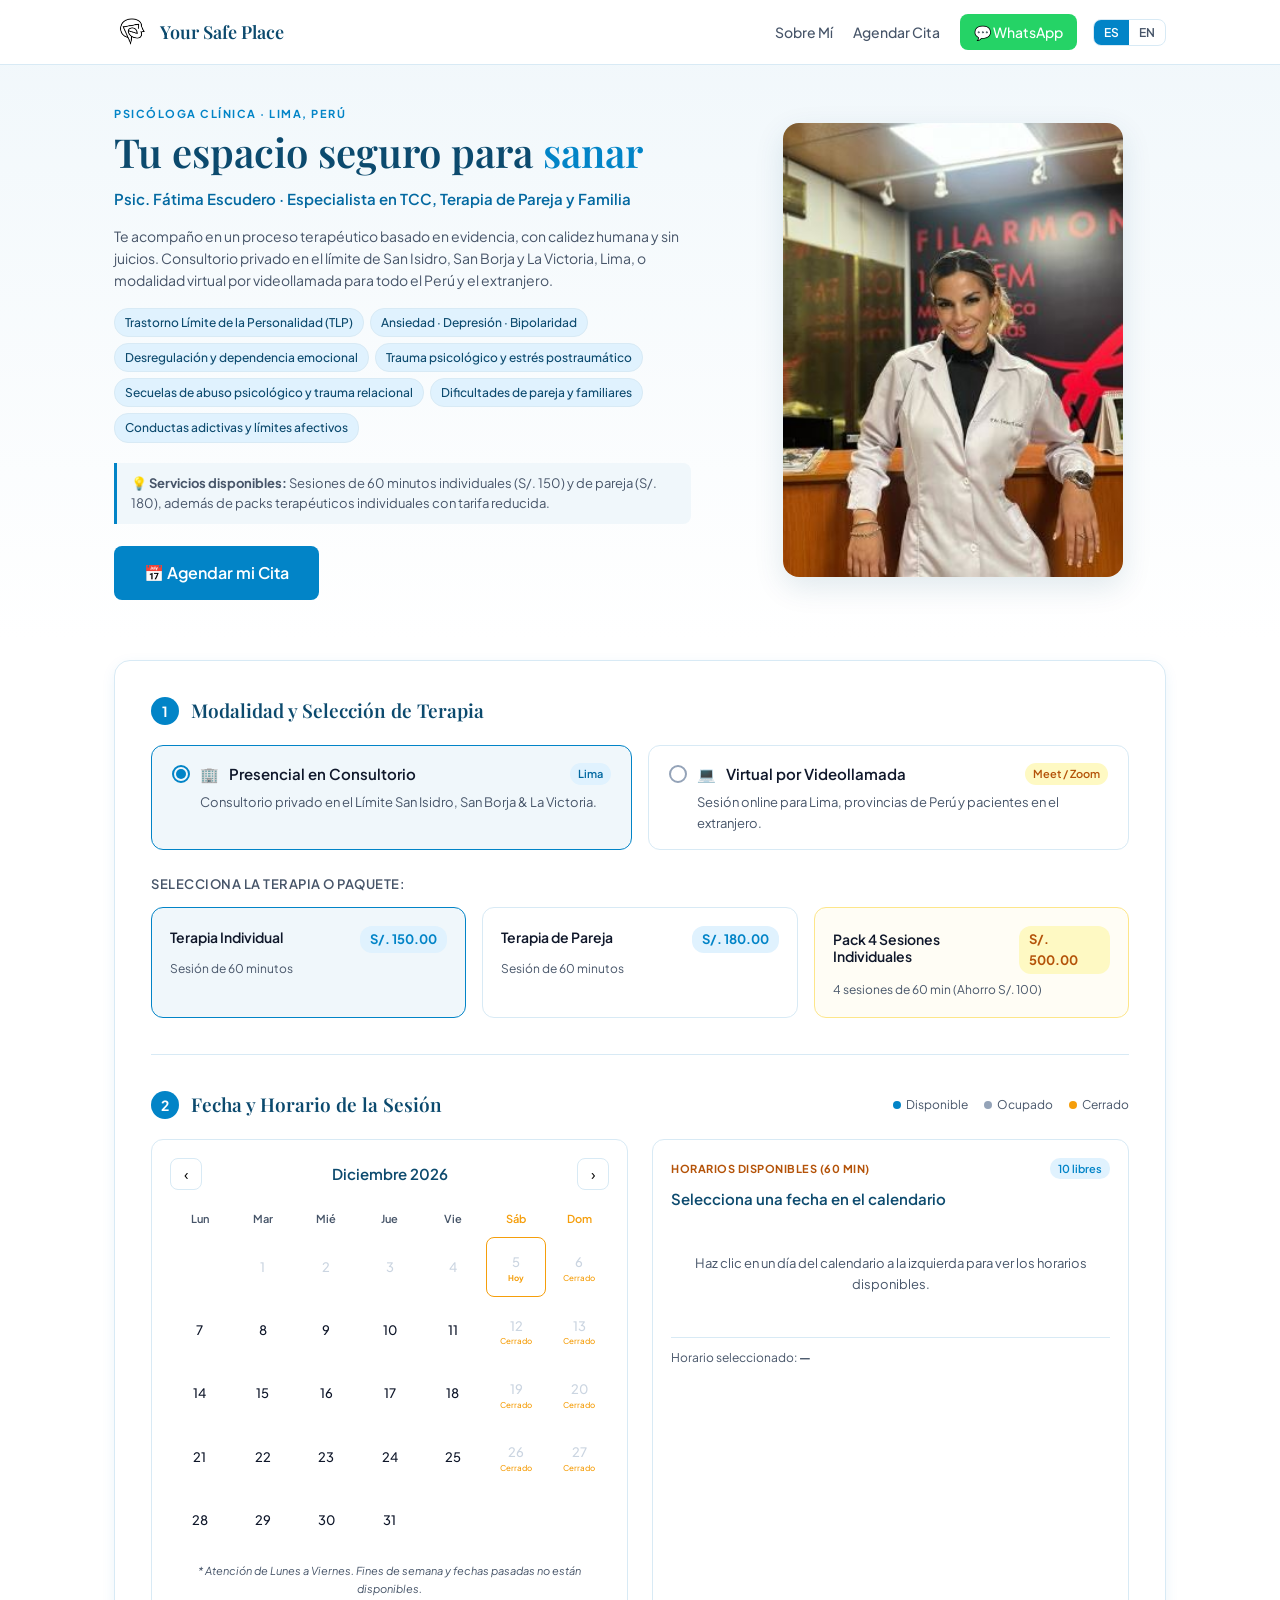
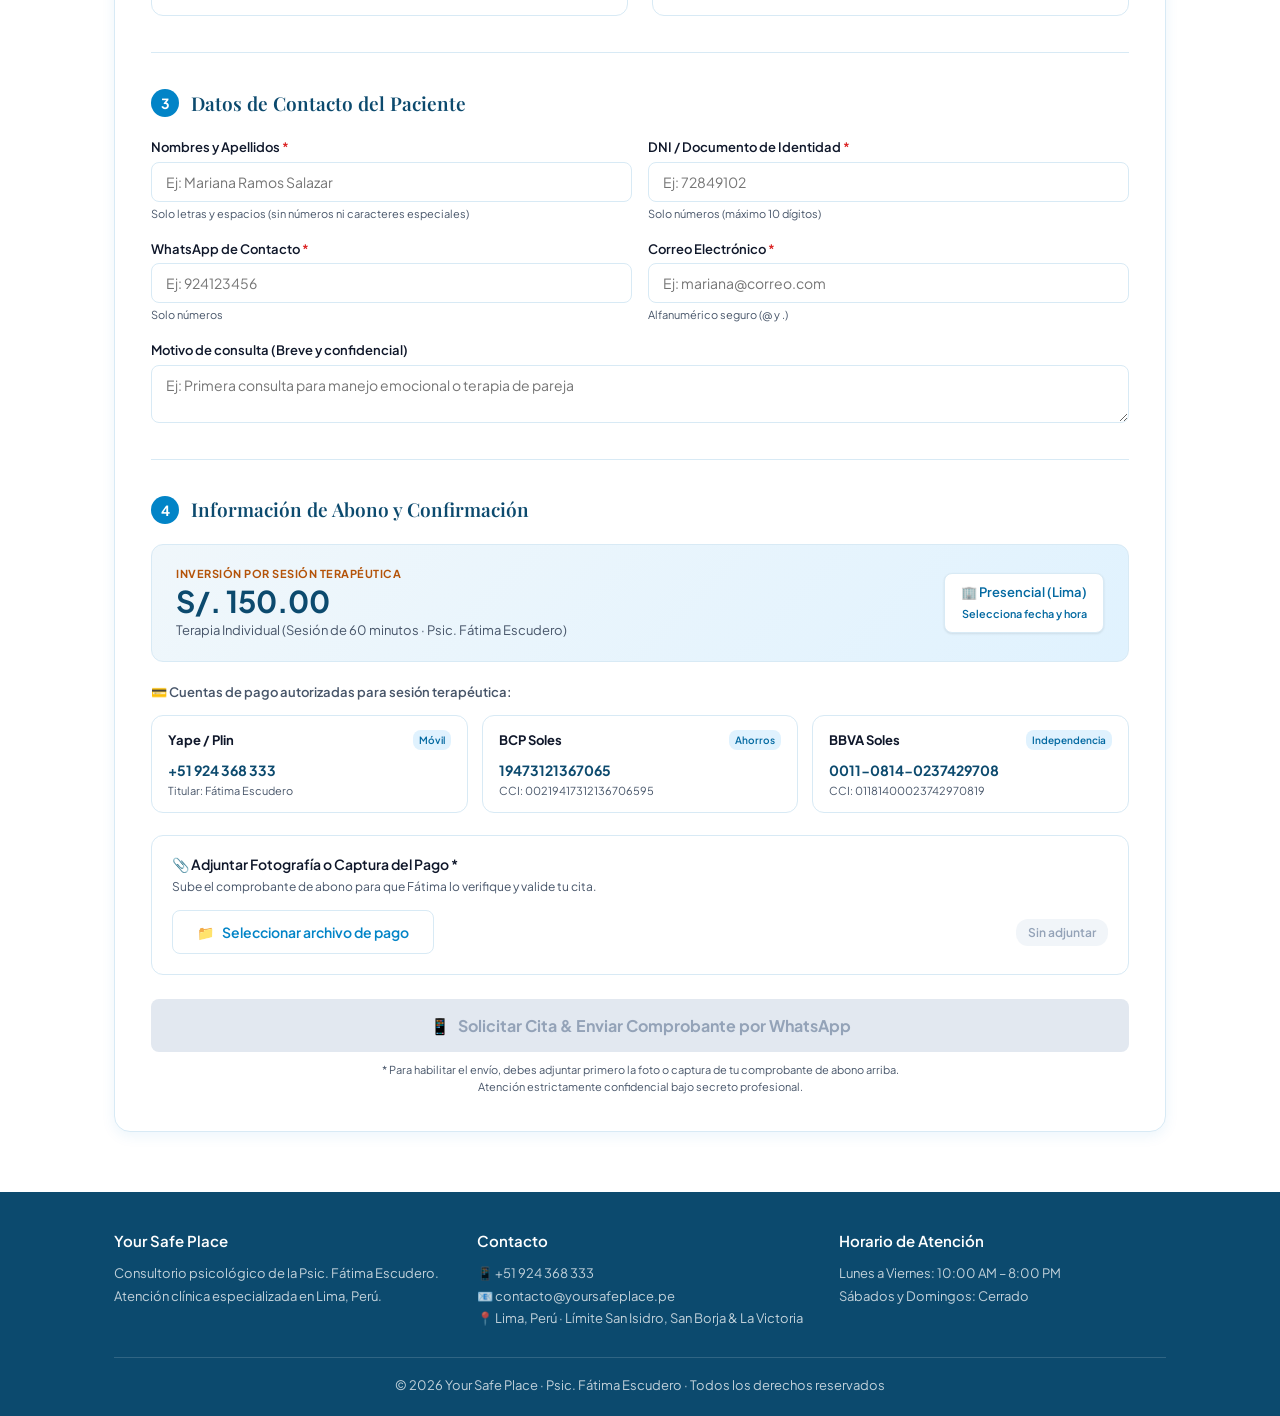
<file: index.html>
<!DOCTYPE html>
<html lang="es">

<head>
  <meta charset="UTF-8">
  <meta name="viewport" content="width=device-width, initial-scale=1.0">
  <meta name="description"
    content="Your Safe Place — Consultorio psicológico de la Psic. Fátima Escudero en Lima, Perú. Terapia individual, pareja y paquetes clínicos presenciales y virtuales.">
  <meta name="robots" content="index, follow">
  <title>Your Safe Place · Psic. Fátima Escudero — Agendamiento Clínico</title>
  <link rel="icon" href="assets/logo-fatima.jpg" type="image/jpeg">
  <link rel="stylesheet" href="styles.css">
</head>

<body>

  <!-- NAV -->
  <nav class="nav" id="mainNav">
    <div class="nav-inner">
      <a href="#" class="nav-brand">
        <img src="assets/logo-fatima.jpg" alt="Your Safe Place">
        <span>Your Safe Place</span>
      </a>
      <div class="nav-links" id="navLinks">
        <a href="#presentacion" data-i18n="nav_about">Sobre Mí</a>
        <a href="#agendamiento" data-i18n="nav_booking">Agendar Cita</a>
        <a href="https://wa.me/51924368333" target="_blank" rel="noopener" class="nav-wa">💬 WhatsApp</a>
      </div>
      <div class="nav-actions">
        <div class="lang-toggle">
          <button class="active" data-lang="es">ES</button>
          <button data-lang="en">EN</button>
        </div>
        <button class="nav-hamburger" id="navHamburger"
          aria-label="Menú"><span></span><span></span><span></span></button>
      </div>
    </div>
  </nav>

  <!-- 1. PRESENTACIÓN CLÍNICA UNIFICADA -->
  <section class="presentation" id="presentacion">
    <div class="wrap">
      <div class="presentation-grid">
        <div class="presentation-text" id="presText">
          <p class="section-label" data-i18n="hero_label">Psicóloga Clínica · Lima, Perú</p>
          <h1><span data-i18n="hero_title">Tu espacio seguro para </span><span class="highlight"
              data-i18n="hero_highlight">sanar</span></h1>
          <p class="presentation-subtitle" data-i18n="pres_subtitle">Psic. Fátima Escudero · Especialista en TCC,
            Terapia de Pareja y Familia</p>
          <p class="presentation-bio" data-i18n="pres_bio">Te acompaño en un proceso terapéutico basado en evidencia,
            con calidez humana y sin juicios. Consultorio privado en el límite de San Isidro, San Borja y La Victoria,
            Lima, o modalidad virtual por videollamada para todo el Perú y el extranjero.</p>

          <div class="presentation-areas" id="presAreas">
            <!-- Badges populated by JS -->
          </div>

          <div class="presentation-services-summary" data-i18n="pres_services_summary">
            💡 <strong>Servicios disponibles:</strong> Sesiones de 60 minutos individuales (S/. 150) y de pareja (S/.
            180), además de packs terapéuticos individuales con tarifa reducida.
          </div>

          <a href="#agendamiento" class="btn btn-primary btn-lg" data-i18n="hero_cta">📅 Agendar mi Cita</a>
        </div>

        <div class="presentation-photo">
          <div class="photo-accent"></div>
          <img src="assets/foto-fatima-1.jpg" alt="Psicóloga Fátima Escudero" id="presImg">
        </div>
      </div>
    </div>
  </section>

  <!-- 2. AGENDAMIENTO UNIFICADO EN UNA SOLA VISTA -->
  <section class="booking-section" id="agendamiento">
    <div class="wrap">
      <div class="booking-main-card">

        <!-- ================= PASO 1 ================= -->
        <div class="step-header">
          <span class="step-badge">1</span>
          <h2 class="step-title" data-i18n="s1_header_title">Modalidad y Selección de Terapia</h2>
        </div>

        <!-- Modalidad Radio Cards -->
        <div class="modality-grid">
          <div class="card-option selected" id="modPresencial" data-modality="presencial">
            <div class="radio-top">
              <span class="radio-label">
                <span class="radio-circle"></span>
                🏢 <span data-i18n="s1_presencial_title">Presencial en Consultorio</span>
              </span>
              <span class="pill-badge" data-i18n="s1_presencial_badge">Lima</span>
            </div>
            <p class="card-desc" data-i18n="s1_presencial_desc">Consultorio privado en el Límite San Isidro, San Borja
              &amp; La Victoria.</p>
          </div>

          <div class="card-option" id="modVirtual" data-modality="virtual">
            <div class="radio-top">
              <span class="radio-label">
                <span class="radio-circle"></span>
                💻 <span data-i18n="s1_virtual_title">Virtual por Videollamada</span>
              </span>
              <span class="pill-badge warm" data-i18n="s1_virtual_badge">Meet / Zoom</span>
            </div>
            <p class="card-desc" data-i18n="s1_virtual_desc">Sesión online para Lima, provincias de Perú y pacientes en
              el extranjero.</p>
          </div>
        </div>

        <!-- Terapias Radio Cards -->
        <div class="therapy-subheading" data-i18n="s1_therapy_subheading">Selecciona la Terapia o Paquete:</div>
        <div class="therapy-grid" id="therapyGrid">
          <!-- Populated dynamically (2 or 3 cards based on ES/EN) -->
        </div>

        <div class="step-divider"></div>

        <!-- ================= PASO 2 ================= -->
        <div class="step-header">
          <span class="step-badge">2</span>
          <h2 class="step-title" data-i18n="s2_header_title">Fecha y Horario de la Sesión</h2>
          <div class="legend-row">
            <span class="legend-item"><span class="legend-dot disponible"></span> <span
                data-i18n="leg_disp">Disponible</span></span>
            <span class="legend-item"><span class="legend-dot ocupado"></span> <span
                data-i18n="leg_ocup">Ocupado</span></span>
            <span class="legend-item"><span class="legend-dot cerrado"></span> <span
                data-i18n="leg_cerr">Cerrado</span></span>
          </div>
        </div>

        <!-- Pack 4 Tabs (Visible only if Pack 4 is selected) -->
        <div class="pack-tabs-container hidden" id="packTabsContainer">
          <div class="pack-tabs" id="packTabs"></div>
        </div>

        <div class="calendar-row">
          <!-- Calendar -->
          <div class="cal-box">
            <div class="cal-header">
              <button id="calPrev" type="button" aria-label="Mes anterior">‹</button>
              <h3 id="calMonthYear">Noviembre 2026</h3>
              <button id="calNext" type="button" aria-label="Mes siguiente">›</button>
            </div>
            <div class="cal-grid" id="calGrid"></div>
            <p class="cal-note" data-i18n="cal_note">* Atención de Lunes a Viernes. Fines de semana y fechas pasadas no
              están disponibles.</p>
          </div>

          <!-- Time Slots -->
          <div class="slots-box">
            <div class="slots-header">
              <span class="slots-label" data-i18n="slots_lbl">HORARIOS DISPONIBLES (60 MIN)</span>
              <span class="slots-free-badge" id="slotsFreeBadge">10 libres</span>
            </div>
            <div class="slots-date-title" id="slotsDateTitle">Selecciona una fecha en el calendario</div>
            <div class="slots-scroll" id="slotsList">
              <div style="text-align:center;color:var(--muted);padding:30px 10px;font-size:13px;"
                data-i18n="slots_placeholder">
                Haz clic en un día del calendario a la izquierda para ver los horarios disponibles.
              </div>
            </div>
            <div class="slots-selected-summary" id="slotsSelectedSummary">
              Horario seleccionado: <strong id="selectedSlotText">—</strong>
            </div>
          </div>
        </div>

        <div class="step-divider"></div>

        <!-- ================= PASO 3 ================= -->
        <div class="step-header">
          <span class="step-badge">3</span>
          <h2 class="step-title" data-i18n="s3_header_title">Datos de Contacto del Paciente</h2>
        </div>

        <form id="bookingForm" novalidate onsubmit="return false;">
          <div class="patient-form-grid">
            <div class="form-field">
              <label for="pName"><span data-i18n="fld_name">Nombres y Apellidos</span> <span
                  class="req">*</span></label>
              <input type="text" id="pName" placeholder="Ej: Mariana Ramos Salazar" autocomplete="name" required>
              <span class="field-hint" data-i18n="hint_name">Solo letras y espacios (sin números ni caracteres
                especiales)</span>
              <span class="field-err" data-i18n="err_name">Ingresa un nombre válido (mínimo 3 letras).</span>
            </div>

            <div class="form-field">
              <label for="pDNI"><span data-i18n="fld_dni">DNI / Documento de Identidad</span> <span
                  class="req">*</span></label>
              <input type="text" id="pDNI" placeholder="Ej: 72849102" maxlength="10" inputmode="numeric" required>
              <span class="field-hint" data-i18n="hint_dni">Solo números (máximo 10 dígitos)</span>
              <span class="field-err" data-i18n="err_dni">Ingresa entre 8 y 10 dígitos numéricos.</span>
            </div>

            <div class="form-field">
              <label for="pWhatsApp"><span data-i18n="fld_wa">WhatsApp de Contacto</span> <span
                  class="req">*</span></label>
              <input type="tel" id="pWhatsApp" placeholder="Ej: 924123456" maxlength="12" inputmode="tel" required>
              <span class="field-hint" data-i18n="hint_wa">Solo números</span>
              <span class="field-err" data-i18n="err_wa">Ingresa un número de WhatsApp válido (9 a 12 dígitos).</span>
            </div>

            <div class="form-field">
              <label for="pEmail"><span data-i18n="fld_email">Correo Electrónico</span> <span
                  class="req">*</span></label>
              <input type="email" id="pEmail" placeholder="Ej: mariana@correo.com" autocomplete="email" required>
              <span class="field-hint" data-i18n="hint_email">Alfanumérico seguro (@ y .)</span>
              <span class="field-err" data-i18n="err_email">Ingresa un correo electrónico válido.</span>
            </div>

            <div class="form-field full">
              <label for="pReason" data-i18n="fld_reason">Motivo de consulta (Breve y confidencial)</label>
              <textarea id="pReason" rows="2"
                placeholder="Ej: Primera consulta para manejo emocional o terapia de pareja" maxlength="500"></textarea>
            </div>
          </div>
        </form>

        <div class="step-divider"></div>

        <!-- ================= PASO 4 ================= -->
        <div class="step-header">
          <span class="step-badge">4</span>
          <h2 class="step-title" data-i18n="s4_header_title">Información de Abono y Confirmación</h2>
        </div>

        <!-- Tarjeta de Inversión Seleccionada -->
        <div class="investment-card">
          <div>
            <div class="inv-label" data-i18n="inv_label">INVERSIÓN POR SESIÓN TERAPÉUTICA</div>
            <div class="inv-amount" id="invAmount">S/. 150.00</div>
            <div class="inv-sub" id="invSub">Terapia Individual (60 min · Psic. Fátima Escudero)</div>
          </div>
          <div class="dynamic-badge" id="dynamicBadge">
            🏢 <span id="badgeModality">Presencial (Lima)</span><br>
            <small id="badgeDateTime">Selecciona fecha y hora</small>
          </div>
        </div>

        <!-- Cuentas Bancarias Autorizadas -->
        <div class="accounts-subheading" data-i18n="acc_title">
          💳 Cuentas de pago autorizadas para sesión terapéutica:
        </div>
        <div class="accounts-grid" id="accountsGrid">
          <!-- Populated by JS -->
        </div>

        <!-- Voucher Upload Box -->
        <div class="voucher-upload-card">
          <h4 data-i18n="vch_title">📎 Adjuntar Fotografía o Captura del Pago *</h4>
          <p data-i18n="vch_desc">Sube el comprobante de abono para que Fátima lo verifique y valide tu cita.</p>

          <div class="voucher-btn-row">
            <button type="button" class="btn btn-secondary" id="btnSelectVoucher">
              📁 <span data-i18n="btn_upload">Seleccionar archivo de pago</span>
            </button>
            <input type="file" id="pVoucher" accept=".jpg,.jpeg,.png,.webp" style="display:none">
            <span class="voucher-status-pill" id="voucherStatusText" data-i18n="vch_empty">Sin adjuntar</span>
          </div>
        </div>

        <!-- Big CTA WhatsApp Button -->
        <button type="button" class="wa-submit-btn" id="btnSubmitWhatsApp" disabled>
          📱 <span data-i18n="btn_submit_wa">Solicitar Cita &amp; Enviar Comprobante por WhatsApp</span>
        </button>
        <p class="wa-disclaimer" id="waDisclaimer" data-i18n="wa_disclaimer">
          * Para habilitar el envío, debes adjuntar primero la foto o captura de tu comprobante de abono arriba.<br>
          Atención estrictamente confidencial bajo secreto profesional.
        </p>

      </div>
    </div>
  </section>

  <!-- FOOTER -->
  <footer class="footer">
    <div class="wrap">
      <div class="footer-grid">
        <div>
          <h4>Your Safe Place</h4>
          <p data-i18n="ft_desc">Consultorio psicológico de la Psic. Fátima Escudero. Atención clínica especializada en
            Lima, Perú.</p>
        </div>
        <div>
          <h4 data-i18n="ft_contact">Contacto</h4>
          <p>📱 +51 924 368 333</p>
          <p>📧 contacto@yoursafeplace.pe</p>
          <p>📍 <span data-i18n="ft_location">Lima, Perú · Límite San Isidro, San Borja &amp; La Victoria</span></p>
        </div>
        <div>
          <h4 data-i18n="ft_hours">Horario de Atención</h4>
          <p data-i18n="ft_schedule">Lunes a Viernes: 10:00 AM – 8:00 PM</p>
          <p data-i18n="ft_weekend">Sábados y Domingos: Cerrado</p>
        </div>
      </div>
      <div class="footer-bottom">
        <p>© 2026 Your Safe Place · Psic. Fátima Escudero · <span data-i18n="ft_rights">Todos los derechos
            reservados</span></p>
      </div>
    </div>
  </footer>

  <!-- MODAL DE CONFIRMACIÓN -->
  <div class="modal-overlay" id="confirmModal">
    <div class="modal">
      <h2 data-i18n="modal_title">🌿 ¡Solicitud Generada!</h2>
      <p class="modal-subtitle" data-i18n="modal_desc">Tu código de solicitud es:</p>
      <div class="code-display" id="modalCode">#YSP-0000</div>
      <p style="text-align:center;font-size:13px;color:var(--muted);margin-bottom:20px;" data-i18n="modal_inst">
        Al hacer clic se abrirá WhatsApp con los detalles de tu solicitud. Adjunta la captura de tu comprobante en el
        chat para que Fátima confirme tu cita.
      </p>
      <button type="button" class="btn btn-wa btn-block btn-lg" id="modalWhatsApp">
        💬 <span data-i18n="modal_wa_btn">Abrir WhatsApp y Enviar</span>
      </button>
      <button type="button" class="btn btn-secondary btn-block mt-2" id="modalClose" data-i18n="modal_close"
        style="margin-top:12px;">
        Cerrar
      </button>
    </div>
  </div>

  <script src="app.js"></script>
</body>

</html>
</file>
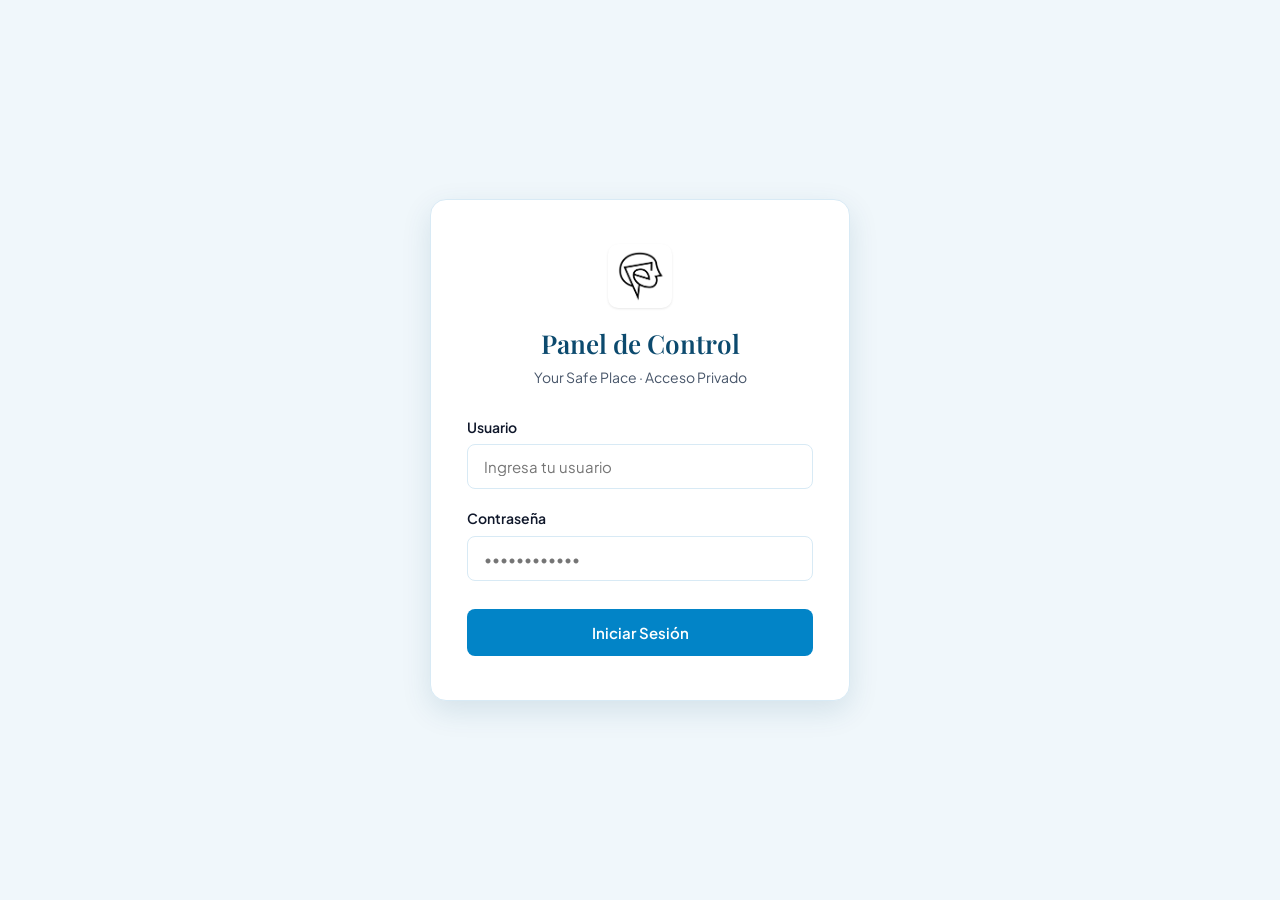
<file: admin.html>
<!DOCTYPE html>
<html lang="es">

<head>
  <meta charset="UTF-8">
  <meta name="viewport" content="width=device-width, initial-scale=1.0">
  <meta name="robots" content="noindex, nofollow">
  <title>Panel de Control · Psic. Fátima Escudero</title>
  <link rel="icon" href="assets/logo-fatima.jpg" type="image/jpeg">
  <link rel="stylesheet" href="styles.css">
</head>

<body class="admin-body">
  <nav class="admin-nav">
    <div class="admin-nav-inner">
      <div class="nav-brand"><img src="assets/logo-fatima.jpg" alt="Your Safe Place"><span>Your Safe Place</span></div>
      <div style="display:flex;align-items:center;gap:16px">
        <span class="admin-greeting" id="adminGreeting"></span>
        <button class="admin-logout" id="adminLogout">🚪 Cerrar Sesión</button>
      </div>
    </div>
  </nav>
  <div class="admin-content">
    <div style="margin-bottom:32px">
      <h1 id="adminWelcome" style="font-size:28px;margin-bottom:4px"></h1>
      <p style="color:var(--muted);font-size:15px">Bienvenida a tu panel de control. Aquí puedes ver y gestionar todas
        las sesiones solicitadas por tus pacientes.</p>
    </div>
    <div class="kpi-grid">
      <div class="kpi-card">
        <div class="kpi-icon">📋</div>
        <div class="kpi-value" id="kpiTotal">0</div>
        <div class="kpi-label">Total Solicitudes</div>
      </div>
      <div class="kpi-card">
        <div class="kpi-icon">⏳</div>
        <div class="kpi-value" id="kpiPending">0</div>
        <div class="kpi-label">Pendientes</div>
      </div>
      <div class="kpi-card">
        <div class="kpi-icon">✅</div>
        <div class="kpi-value" id="kpiConfirmed">0</div>
        <div class="kpi-label">Confirmadas</div>
      </div>
      <div class="kpi-card">
        <div class="kpi-icon">💰</div>
        <div class="kpi-value" id="kpiRevenue">S/. 0</div>
        <div class="kpi-label">Recaudación Estimada</div>
      </div>
    </div>
    <div class="day-blocker">
      <h3 style="font-family:var(--font-body);font-weight:600;font-size:18px;margin-bottom:8px">📅 Gestionar Días No
        Laborables</h3>
      <p style="font-size:14px;color:var(--muted);margin-bottom:16px">Bloquea fechas específicas en las que no
        atenderás. Los pacientes no podrán agendar en estos días.</p>
      <div style="display:flex;gap:12px;align-items:end;flex-wrap:wrap">
        <div class="form-group" style="margin:0"><label style="font-size:13px">Fecha a bloquear</label><input
            type="date" id="blockDateInput" style="padding:10px 14px"></div>
        <button class="btn btn-danger btn-sm" id="blockDateBtn">🚫 Bloquear Día</button>
      </div>
      <div class="blocked-days-list" id="blockedDaysList"></div>
    </div>
    <div class="admin-table-container">
      <div class="admin-table-header">
        <h3>📋 Solicitudes de Citas</h3>
        <select id="filterStatus"
          style="padding:8px 12px;border:1px solid var(--border);border-radius:var(--radius);font-size:13px">
          <option value="all">Todas</option>
          <option value="pending">Pendientes</option>
          <option value="confirmed">Confirmadas</option>
        </select>
      </div>
      <div class="admin-table-wrap">
        <table class="admin-table">
          <thead>
            <tr>
              <th>Código</th>
              <th>Paciente</th>
              <th>Servicio</th>
              <th>Fecha(s)</th>
              <th>Modalidad</th>
              <th>Monto</th>
              <th>Voucher</th>
              <th>Estado</th>
              <th>Acciones</th>
            </tr>
          </thead>
          <tbody id="appointmentsBody">
            <tr>
              <td colspan="9" style="text-align:center;color:var(--muted);padding:40px">No hay solicitudes aún.</td>
            </tr>
          </tbody>
        </table>
      </div>
    </div>
  </div>
  <div class="modal-overlay" id="voucherModal">
    <div class="modal" style="max-width:640px">
      <h2 style="margin-bottom:16px">📎 Comprobante de Pago</h2>
      <img id="voucherModalImg" class="voucher-modal-img" src="" alt="Comprobante">
      <button class="btn btn-secondary btn-block mt-2"
        onclick="document.getElementById('voucherModal').classList.remove('show')">Cerrar</button>
    </div>
  </div>
  <script src="app.js"></script>
  <script>
    document.addEventListener('DOMContentLoaded', () => {
      if (!AppAuth.isAuthenticated()) { window.location.href = 'login.html'; return }
      AdminPanel.init();
    });
  </script>
</body>

</html>
</file>
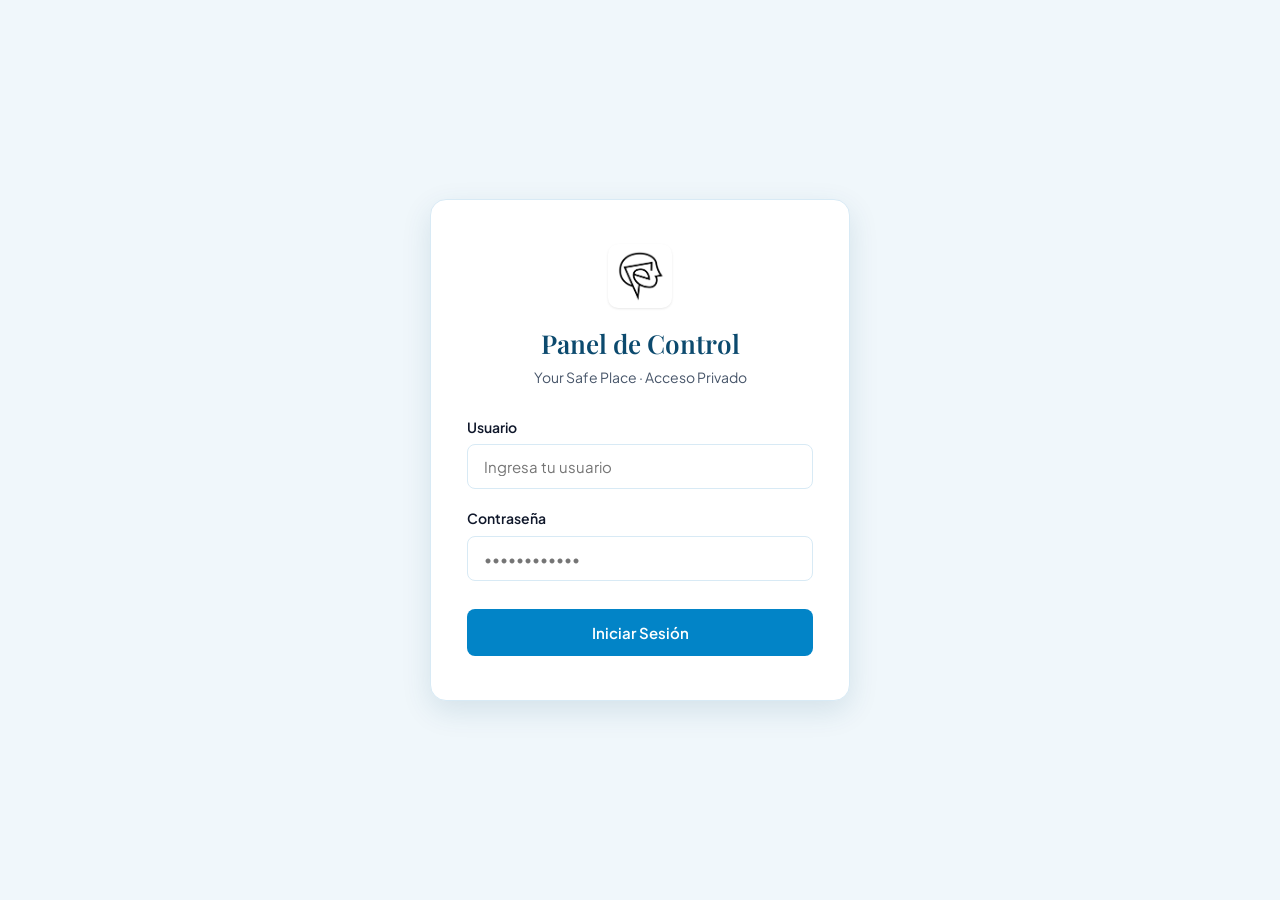
<file: login.html>
<!DOCTYPE html>
<html lang="es">

<head>
  <meta charset="UTF-8">
  <meta name="viewport" content="width=device-width, initial-scale=1.0">
  <meta name="robots" content="noindex, nofollow">
  <title>Panel de Control · Your Safe Place</title>
  <link rel="icon" href="assets/logo-fatima.jpg" type="image/jpeg">
  <link rel="stylesheet" href="styles.css">
</head>

<body style="background:var(--bg)">
  <div class="login-page">
    <div class="login-card">
      <img src="assets/logo-fatima.jpg" alt="Your Safe Place">
      <h1>Panel de Control</h1>
      <p class="login-subtitle">Your Safe Place · Acceso Privado</p>
      <div class="login-error" id="loginError">⚠️ Usuario o contraseña incorrectos.</div>
      <form id="loginForm">
        <div class="form-group">
          <label for="loginUser">Usuario</label>
          <input type="text" id="loginUser" required autocomplete="username" placeholder="Ingresa tu usuario">
        </div>
        <div class="form-group">
          <label for="loginPass">Contraseña</label>
          <input type="password" id="loginPass" required autocomplete="current-password" placeholder="••••••••••••">
        </div>
        <button type="submit" class="btn btn-primary btn-block btn-lg mt-2">Iniciar Sesión</button>
      </form>
    </div>
  </div>
  <script src="app.js"></script>
  <script>
    document.addEventListener('DOMContentLoaded', () => {
      if (AppAuth.isAuthenticated()) { window.location.href = 'admin.html'; return }
      document.getElementById('loginForm').addEventListener('submit', async e => {
        e.preventDefault();
        const user = document.getElementById('loginUser').value.trim();
        const pass = document.getElementById('loginPass').value;
        const ok = await AppAuth.login(user, pass);
        if (ok) {
          window.location.href = 'admin.html';
        } else {
          document.getElementById('loginError').style.display = 'block';
        }
      });
    });
  </script>
</body>

</html>
</file>
<file: styles.css>
/* ============================================================
   YOUR SAFE PLACE — Clinical Scheduling System
   Psic. Fátima Escudero · Lima, Perú
   ============================================================ */
@import url('https://fonts.googleapis.com/css2?family=Playfair+Display:wght@400;500;600;700&family=Plus+Jakarta+Sans:wght@300;400;500;600;700&display=swap');

:root {
  --bg: #F0F7FB;
  --bg-alt: #E0F2FE;
  --surface: #FFFFFF;
  --surface-warm: #FEF9C3;
  --accent: #0284C7;
  --accent-dark: #0369A1;
  --accent-deep: #0C4A6E;
  --warm: #F59E0B;
  --warm-soft: #FDE68A;
  --warm-deep: #B45309;
  --border: #D8EAF5;
  --border-active: #0284C7;
  --ink: #0F172A;
  --muted: #475569;
  --danger: #DC2626;
  --success: #16A34A;
  --success-bg: #DCFCE7;
  --danger-bg: #FEE2E2;
  --font-heading: 'Playfair Display', Georgia, serif;
  --font-body: 'Plus Jakarta Sans', system-ui, -apple-system, sans-serif;
  --section-gap: 60px;
  --wrap-max: 1100px;
  --wrap-px: 24px;
  --radius-sm: 6px;
  --radius: 8px;
  --radius-lg: 12px;
  --radius-xl: 16px;
  --shadow-sm: 0 1px 3px rgba(0,0,0,.06),0 1px 2px rgba(0,0,0,.04);
  --shadow: 0 4px 14px rgba(2,132,199,.08);
  --shadow-lg: 0 10px 30px rgba(12,74,110,.12);
  --ease-out: cubic-bezier(.23,1,.32,1);
  --ease-in-out: cubic-bezier(.77,0,.175,1);
}

*,*::before,*::after{box-sizing:border-box;margin:0;padding:0}
html{scroll-behavior:smooth;-webkit-text-size-adjust:100%}
body{font-family:var(--font-body);font-size:15px;line-height:1.6;color:var(--ink);background:var(--bg);-webkit-font-smoothing:antialiased;-moz-osx-font-smoothing:grayscale}
img{max-width:100%;height:auto;display:block}
a{color:var(--accent);text-decoration:none}
a:hover{color:var(--accent-dark)}
button{cursor:pointer;font-family:var(--font-body)}
input,select,textarea{font-family:var(--font-body);font-size:14px}
h1,h2,h3,h4{font-family:var(--font-heading);font-weight:600;color:var(--accent-deep);line-height:1.2}
ul{list-style:none}
.wrap{max-width:var(--wrap-max);margin:0 auto;padding:0 var(--wrap-px)}

/* NAV */
.nav{position:fixed;top:0;left:0;right:0;z-index:100;background:rgba(255,255,255,.94);backdrop-filter:blur(12px);-webkit-backdrop-filter:blur(12px);border-bottom:1px solid var(--border);transition:box-shadow .3s ease}
.nav.scrolled{box-shadow:var(--shadow-sm)}
.nav-inner{display:flex;align-items:center;justify-content:space-between;height:64px;max-width:var(--wrap-max);margin:0 auto;padding:0 var(--wrap-px)}
.nav-brand{display:flex;align-items:center;gap:10px;text-decoration:none}
.nav-brand img{width:36px;height:36px;object-fit:contain;border-radius:6px;background:#fff;padding:2px}
.nav-brand span{font-family:var(--font-heading);font-size:18px;font-weight:600;color:var(--accent-deep)}
.nav-links{display:flex;align-items:center;gap:20px;margin-left:auto;margin-right:16px}
.nav-links a{font-size:14px;font-weight:500;color:var(--muted);transition:color .2s;position:relative}
.nav-links a:hover{color:var(--accent)}
.nav-links a::after{content:'';position:absolute;bottom:-4px;left:0;width:0;height:2px;background:var(--accent);transition:width .2s var(--ease-out)}
.nav-links a:hover::after{width:100%}
.nav-actions{display:flex;align-items:center;gap:12px}
.lang-toggle{display:flex;border:1px solid var(--border);border-radius:var(--radius);overflow:hidden;background:var(--surface)}
.lang-toggle button{padding:5px 10px;font-size:12px;font-weight:600;border:none;background:transparent;color:var(--muted);cursor:pointer;transition:background .2s,color .2s}
.lang-toggle button.active{background:var(--accent);color:#fff}
.nav-wa{display:inline-flex;align-items:center;gap:6px;background:#25D366;color:#fff!important;padding:7px 14px;border-radius:var(--radius);font-size:13px;font-weight:600;transition:transform 160ms var(--ease-out),background .2s}
.nav-wa:hover{background:#1DA851;color:#fff!important}
.nav-wa:active{transform:scale(.97)}
.nav-hamburger{display:none;background:none;border:none;padding:8px;flex-direction:column;gap:5px;cursor:pointer}
.nav-hamburger span{display:block;width:22px;height:2px;background:var(--ink);border-radius:2px;transition:transform .3s var(--ease-out),opacity .2s}
.nav-hamburger.open span:nth-child(1){transform:translateY(7px) rotate(45deg)}
.nav-hamburger.open span:nth-child(2){opacity:0}
.nav-hamburger.open span:nth-child(3){transform:translateY(-7px) rotate(-45deg)}

/* UNIFIED PRESENTATION / HERO SECTION */
.presentation{padding-top:100px;padding-bottom:40px;background:linear-gradient(180deg,var(--bg) 0%,var(--surface) 100%)}
.presentation-grid{display:grid;grid-template-columns:1.15fr .85fr;gap:48px;align-items:center}
.presentation-text{opacity:0;transform:translateY(12px);transition:opacity .5s var(--ease-out),transform .5s var(--ease-out)}
.presentation-text.visible{opacity:1;transform:translateY(0)}
.section-label{display:inline-block;font-size:11px;font-weight:700;text-transform:uppercase;letter-spacing:1.5px;color:var(--accent);margin-bottom:6px}
.presentation-text h1{font-size:40px;line-height:1.15;margin-bottom:12px}
.presentation-text h1 .highlight{color:var(--accent)}
.presentation-subtitle{font-size:15px;font-weight:600;color:var(--accent-dark);margin-bottom:14px}
.presentation-bio{font-size:14px;color:var(--muted);line-height:1.6;margin-bottom:16px}
.presentation-areas{display:flex;flex-wrap:wrap;gap:6px;margin-bottom:20px}
.presentation-areas .badge{display:inline-flex;align-items:center;padding:4px 10px;font-size:12px;font-weight:500;border-radius:14px;background:var(--bg-alt);color:var(--accent-deep);border:1px solid var(--border)}
.presentation-services-summary{background:var(--bg);border-left:3px solid var(--accent);padding:10px 14px;border-radius:0 var(--radius) var(--radius) 0;font-size:13px;color:var(--muted);margin-bottom:22px}
.presentation-photo{position:relative;display:flex;justify-content:center}
.presentation-photo img{width:100%;max-width:340px;border-radius:var(--radius-xl);box-shadow:var(--shadow-lg);object-fit:cover;object-position:center 15%;aspect-ratio:3/4}
.presentation-photo .photo-accent{position:absolute;top:-10px;right:-10px;width:90px;height:90px;background:var(--warm-soft);border-radius:50%;z-index:-1;opacity:.6}

/* BUTTONS */
.btn{display:inline-flex;align-items:center;justify-content:center;gap:8px;padding:12px 24px;font-size:14px;font-weight:600;border:none;border-radius:var(--radius);cursor:pointer;transition:transform 160ms var(--ease-out),background .2s,box-shadow .2s}
.btn:active{transform:scale(.97)}
.btn-primary{background:var(--accent);color:#fff}
.btn-primary:hover{background:var(--accent-dark);box-shadow:0 4px 14px rgba(2,132,199,.25)}
.btn-secondary{background:var(--surface);color:var(--accent);border:1.5px solid var(--border)}
.btn-secondary:hover{border-color:var(--accent);background:var(--bg-alt)}
.btn-success{background:var(--success);color:#fff}
.btn-success:hover{background:#15803d}
.btn-danger{background:var(--danger);color:#fff}
.btn-danger:hover{background:#b91c1c}
.btn-wa{background:#25D366;color:#fff}
.btn-wa:hover{background:#1DA851}
.btn:disabled{opacity:.45;cursor:not-allowed;transform:none!important;pointer-events:none}
.btn-sm{padding:6px 12px;font-size:12px}
.btn-lg{padding:14px 30px;font-size:16px}
.btn-block{width:100%}

/* UNIFIED BOOKING CONTAINER */
.booking-section{padding:20px 0 60px;background:var(--surface)}
.booking-main-card{background:#FFFFFF;border:1px solid var(--border);border-radius:var(--radius-xl);padding:36px;box-shadow:var(--shadow)}

/* STEP TITLE */
.step-header{display:flex;align-items:center;gap:12px;margin-bottom:20px}
.step-badge{width:28px;height:28px;border-radius:50%;background:var(--accent);color:#fff;display:inline-flex;align-items:center;justify-content:center;font-size:14px;font-weight:700;flex-shrink:0}
.step-title{font-size:19px;font-weight:600;color:var(--accent-deep);font-family:var(--font-heading)}
.step-divider{height:1px;background:var(--border);margin:36px 0}

/* STEP 1: MODALITY & THERAPY */
.modality-grid{display:grid;grid-template-columns:1fr 1fr;gap:16px;margin-bottom:24px}
.card-option{border:1.5px solid var(--border);border-radius:var(--radius-lg);padding:16px 20px;cursor:pointer;background:#fff;transition:border-color .2s,background .2s,transform 160ms var(--ease-out)}
.card-option:active{transform:scale(.98)}
.card-option.selected{border-color:var(--border-active);background:#F0F7FB}
.card-option .radio-top{display:flex;align-items:center;justify-content:space-between;margin-bottom:6px}
.card-option .radio-label{display:flex;align-items:center;gap:10px;font-size:15px;font-weight:600;color:var(--ink)}
.card-option .radio-circle{width:18px;height:18px;border-radius:50%;border:2px solid #94A3B8;display:flex;align-items:center;justify-content:center;transition:border-color .2s}
.card-option.selected .radio-circle{border-color:var(--accent)}
.card-option.selected .radio-circle::after{content:'';width:10px;height:10px;border-radius:50%;background:var(--accent)}
.card-option .pill-badge{font-size:11px;font-weight:600;padding:2px 8px;border-radius:12px;background:var(--bg-alt);color:var(--accent-dark)}
.card-option .pill-badge.warm{background:var(--surface-warm);color:var(--warm-deep)}
.card-option .card-desc{font-size:13px;color:var(--muted);padding-left:28px}

.therapy-subheading{font-size:13px;font-weight:600;color:var(--muted);margin-bottom:12px;text-transform:uppercase;letter-spacing:.5px}
.therapy-grid{display:grid;grid-template-columns:repeat(3,1fr);gap:16px}
.therapy-grid.cols-2{grid-template-columns:repeat(2,1fr)}
.therapy-card{border:1.5px solid var(--border);border-radius:var(--radius-lg);padding:18px;cursor:pointer;background:#fff;position:relative;transition:border-color .2s,background .2s,transform 160ms var(--ease-out)}
.therapy-card:active{transform:scale(.98)}
.therapy-card.selected{border-color:var(--border-active);background:#F0F7FB}
.therapy-card.warm-highlight{border-color:#FDE68A;background:#FFFDF5}
.therapy-card.warm-highlight.selected{border-color:var(--warm);background:#FEF9C3}
.therapy-card .top-row{display:flex;align-items:center;justify-content:space-between;margin-bottom:6px}
.therapy-card .price-pill{font-size:13px;font-weight:700;color:var(--accent);background:var(--bg-alt);padding:3px 10px;border-radius:12px}
.therapy-card.warm-highlight .price-pill{color:var(--warm-deep);background:var(--surface-warm)}
.therapy-card h4{font-size:14px;font-family:var(--font-body);font-weight:600;color:var(--ink);margin-bottom:4px}
.therapy-card .therapy-desc{font-size:12px;color:var(--muted)}

/* STEP 2: CALENDAR & SLOTS */
.legend-row{display:flex;align-items:center;gap:16px;font-size:12px;color:var(--muted);margin-left:auto}
.legend-item{display:flex;align-items:center;gap:5px}
.legend-dot{width:8px;height:8px;border-radius:50%}
.legend-dot.disponible{background:var(--accent)}
.legend-dot.ocupado{background:#94A3B8}
.legend-dot.cerrado{background:var(--warm)}

.pack-tabs-container{margin-bottom:20px}
.pack-tabs{display:grid;grid-template-columns:repeat(4,1fr);gap:8px}
.pack-tab{padding:10px 12px;border:1.5px solid var(--border);border-radius:var(--radius);text-align:center;cursor:pointer;background:#fff;transition:border-color .2s,background .2s}
.pack-tab.active{border-color:var(--accent);background:var(--bg-alt)}
.pack-tab.done{border-color:var(--success);background:var(--success-bg)}
.pack-tab .tab-num{font-size:13px;font-weight:600;color:var(--ink)}
.pack-tab .tab-status{font-size:11px;color:var(--muted);display:block}
.pack-tab.done .tab-status{color:var(--success);font-weight:600}

.calendar-row{display:grid;grid-template-columns:1fr 1fr;gap:24px}
.cal-box{border:1px solid var(--border);border-radius:var(--radius-lg);padding:18px;background:#fff}
.cal-header{display:flex;align-items:center;justify-content:space-between;margin-bottom:14px}
.cal-header h3{font-size:15px;font-family:var(--font-body);font-weight:600}
.cal-header button{width:32px;height:32px;border:1px solid var(--border);border-radius:var(--radius);background:#fff;display:flex;align-items:center;justify-content:center;font-size:15px}
.cal-header button:hover{background:var(--bg-alt)}
.cal-grid{display:grid;grid-template-columns:repeat(7,1fr);gap:4px}
.cal-grid .day-name{text-align:center;font-size:11px;font-weight:600;color:var(--muted);padding:6px 0}
.cal-grid .day-name.weekend{color:var(--warm)}
.cal-grid .day-btn{aspect-ratio:1;display:flex;flex-direction:column;align-items:center;justify-content:center;border-radius:var(--radius);font-size:13px;font-weight:500;cursor:pointer;border:1.5px solid transparent;background:transparent;position:relative;transition:all .15s}
.cal-grid .day-btn:not(.disabled):hover{background:var(--bg-alt)}
.cal-grid .day-btn.selected{background:var(--accent)!important;color:#fff!important;border-color:var(--accent)}
.cal-grid .day-btn.today{border-color:var(--warm)}
.cal-grid .day-btn.today .sub-lbl{color:var(--warm);font-weight:700}
.cal-grid .day-btn.disabled{color:#CBD5E1;cursor:not-allowed}
.cal-grid .day-btn .sub-lbl{font-size:8px;line-height:1;margin-top:1px}
.cal-grid .day-btn.empty{cursor:default}
.cal-grid .day-btn .pack-badge{position:absolute;bottom:2px;font-size:8px;font-weight:700;color:var(--accent);background:var(--bg-alt);padding:1px 3px;border-radius:3px}
.cal-note{font-size:11px;font-style:italic;color:var(--muted);margin-top:12px;text-align:center}

.slots-box{border:1px solid var(--border);border-radius:var(--radius-lg);padding:18px;background:#fff;display:flex;flex-direction:column}
.slots-header{display:flex;align-items:center;justify-content:space-between;margin-bottom:8px}
.slots-label{font-size:11px;font-weight:700;color:var(--warm-deep);text-transform:uppercase;letter-spacing:.5px}
.slots-free-badge{font-size:11px;font-weight:600;padding:2px 8px;border-radius:10px;background:var(--bg-alt);color:var(--accent)}
.slots-date-title{font-size:15px;font-weight:600;color:var(--accent-deep);margin-bottom:12px}
.slots-scroll{max-height:none;overflow-y:visible;display:flex;flex-direction:column;gap:6px;padding-right:0}
.slot-row{display:flex;align-items:center;justify-content:space-between;padding:10px 14px;border:1.5px solid var(--border);border-radius:var(--radius);cursor:pointer;font-size:13px;font-weight:500;transition:all .15s}
.slot-row:not(.disabled):hover{border-color:var(--accent);background:var(--bg-alt)}
.slot-row.selected{border-color:var(--accent);background:var(--accent);color:#fff}
.slot-row.disabled{background:#F8FAFC;color:#94A3B8;cursor:not-allowed}
.slot-row .status-pill{font-size:10px;font-weight:700;padding:2px 6px;border-radius:6px;text-transform:uppercase}
.slot-row.disabled .status-pill{background:#FEF3C7;color:#92400E}
.slot-row.selected .status-pill{background:#fff;color:var(--accent)}
.slot-row.booked .status-pill{background:#FEE2E2;color:#991B1B}
.slots-selected-summary{margin-top:12px;font-size:12px;color:var(--muted);border-top:1px solid var(--border);padding-top:10px}

/* STEP 3: PATIENT CONTACT FORM */
.patient-form-grid{display:grid;grid-template-columns:1fr 1fr;gap:16px}
.form-field{display:flex;flex-direction:column}
.form-field.full{grid-column:1/-1}
.form-field label{font-size:13px;font-weight:600;color:var(--ink);margin-bottom:4px}
.form-field label .req{color:var(--danger)}
.form-field input,.form-field textarea{width:100%;padding:10px 14px;border:1.5px solid var(--border);border-radius:var(--radius);font-size:14px;color:var(--ink);background:#fff;transition:border-color .2s,box-shadow .2s}
.form-field input:focus,.form-field textarea:focus{outline:none;border-color:var(--accent);box-shadow:0 0 0 3px rgba(2,132,199,.15)}
.form-field input.invalid,.form-field textarea.invalid{border-color:var(--danger)}
.form-field .field-hint{font-size:11px;color:var(--muted);margin-top:3px}
.form-field .field-err{font-size:11px;color:var(--danger);margin-top:2px;display:none}
.form-field input.invalid~.field-err{display:block}

/* STEP 4: PAYMENT INFO & CONFIRMATION */
.investment-card{background:linear-gradient(135deg,#F0F7FB 0%,#E0F2FE 100%);border:1px solid var(--border);border-radius:var(--radius-lg);padding:20px 24px;display:flex;align-items:center;justify-content:space-between;margin-bottom:20px}
.investment-card .inv-label{font-size:11px;font-weight:700;color:var(--warm-deep);text-transform:uppercase;letter-spacing:.5px;margin-bottom:4px}
.investment-card .inv-amount{font-size:30px;font-weight:700;color:var(--accent-deep);line-height:1}
.investment-card .inv-sub{font-size:13px;color:var(--muted);margin-top:4px}
.investment-card .dynamic-badge{padding:8px 16px;background:#fff;border:1px solid var(--border);border-radius:var(--radius);font-size:13px;font-weight:600;color:var(--accent-dark);box-shadow:var(--shadow-sm);text-align:right}

.accounts-subheading{font-size:13px;font-weight:600;color:var(--muted);margin-bottom:12px;display:flex;align-items:center;gap:6px}
.accounts-grid{display:grid;grid-template-columns:repeat(3,1fr);gap:14px;margin-bottom:22px}
.account-card{border:1.5px solid var(--border);border-radius:var(--radius-lg);padding:14px 16px;background:#fff}
.account-card .acc-header{display:flex;align-items:center;justify-content:space-between;margin-bottom:8px}
.account-card .acc-name{font-size:13px;font-weight:700;color:var(--ink)}
.account-card .acc-badge{font-size:10px;font-weight:600;padding:2px 6px;border-radius:8px;background:var(--bg-alt);color:var(--accent-dark)}
.account-card .acc-number{font-size:14px;font-weight:700;color:var(--accent-deep);margin-bottom:2px}
.account-card .acc-cci{font-size:11px;color:var(--muted);line-height:1.4}

.voucher-upload-card{border:1.5px solid var(--border);border-radius:var(--radius-lg);padding:20px;background:#fff;margin-bottom:24px}
.voucher-upload-card h4{font-size:14px;font-family:var(--font-body);font-weight:600;color:var(--ink);margin-bottom:4px}
.voucher-upload-card p{font-size:12px;color:var(--muted);margin-bottom:14px}
.voucher-btn-row{display:flex;align-items:center;justify-content:space-between;flex-wrap:wrap;gap:12px}
.voucher-status-pill{font-size:12px;font-weight:600;color:#94A3B8;padding:4px 12px;border-radius:12px;background:#F1F5F9}
.voucher-status-pill.attached{background:var(--success-bg);color:var(--success)}

.wa-submit-btn{width:100%;padding:16px;font-size:16px;font-weight:700;border-radius:var(--radius);background:#25D366;color:#fff;border:none;display:flex;align-items:center;justify-content:center;gap:8px;box-shadow:0 4px 14px rgba(37,211,102,.3);transition:all .2s var(--ease-out)}
.wa-submit-btn:hover:not(:disabled){background:#1DA851}
.wa-submit-btn:active:not(:disabled){transform:scale(.98)}
.wa-submit-btn:disabled{background:#E2E8F0;color:#94A3B8;box-shadow:none;cursor:not-allowed}
.wa-disclaimer{font-size:11px;color:var(--muted);text-align:center;margin-top:10px;line-height:1.5}

/* FOOTER */
.footer{background:var(--accent-deep);color:#fff;padding:40px 0 20px}
.footer-grid{display:grid;grid-template-columns:1fr 1fr 1fr;gap:36px;margin-bottom:28px}
.footer h4{font-size:15px;margin-bottom:12px;font-family:var(--font-body);font-weight:600;color:#fff}
.footer p,.footer a{font-size:13px;color:rgba(255,255,255,.75);line-height:1.7}
.footer a:hover{color:#fff}
.footer-bottom{border-top:1px solid rgba(255,255,255,.15);padding-top:16px;text-align:center;font-size:12px;color:rgba(255,255,255,.5)}

/* MODAL */
.modal-overlay{display:none;position:fixed;inset:0;background:rgba(0,0,0,.5);z-index:200;align-items:center;justify-content:center;padding:20px;backdrop-filter:blur(4px)}
.modal-overlay.show{display:flex}
.modal{background:var(--surface);border-radius:var(--radius-xl);padding:36px;max-width:500px;width:100%;box-shadow:var(--shadow-lg);animation:modalIn .3s var(--ease-out)}
@keyframes modalIn{from{opacity:0;transform:scale(.95)}to{opacity:1;transform:scale(1)}}
.modal h2{font-size:22px;margin-bottom:8px;text-align:center}
.modal .modal-subtitle{text-align:center;color:var(--muted);font-size:14px;margin-bottom:18px}
.modal .code-display{text-align:center;font-size:26px;font-weight:700;color:var(--accent);background:var(--bg-alt);padding:14px;border-radius:var(--radius);margin-bottom:18px;font-family:var(--font-body)}

/* ADMIN */
.admin-body{background:var(--bg);min-height:100vh}
.admin-nav{background:var(--accent-deep);color:#fff}
.admin-nav-inner{display:flex;align-items:center;justify-content:space-between;height:60px;max-width:1400px;margin:0 auto;padding:0 24px}
.admin-nav .nav-brand span{color:#fff}
.admin-nav .nav-brand img{width:36px;height:36px;object-fit:contain;background:#ffffff;border-radius:6px;padding:3px;box-shadow:0 1px 3px rgba(0,0,0,.25)}
.admin-greeting{font-size:14px;color:rgba(255,255,255,.8)}
.admin-logout{padding:8px 16px;background:rgba(255,255,255,.15);border:none;color:#fff;border-radius:var(--radius);font-size:13px;font-weight:500;transition:background .2s}
.admin-logout:hover{background:rgba(255,255,255,.25)}
.admin-content{max-width:1400px;margin:0 auto;padding:32px 24px}
.kpi-grid{display:grid;grid-template-columns:repeat(4,1fr);gap:20px;margin-bottom:32px}
.kpi-card{background:var(--surface);border:1px solid var(--border);border-radius:var(--radius-lg);padding:24px}
.kpi-card .kpi-label{font-size:13px;color:var(--muted);font-weight:500;text-transform:uppercase;letter-spacing:.5px}
.kpi-card .kpi-value{font-size:32px;font-weight:700;color:var(--ink);margin:8px 0 4px}
.kpi-card .kpi-icon{font-size:24px}
.admin-table-container{background:var(--surface);border:1px solid var(--border);border-radius:var(--radius-lg);overflow:hidden;margin-bottom:32px}
.admin-table-wrap{overflow-x:auto;width:100%}
.admin-table-header{display:flex;justify-content:space-between;align-items:center;padding:20px 24px;border-bottom:1px solid var(--border)}
.admin-table-header h3{font-size:18px;font-family:var(--font-body);font-weight:600}
.admin-table{width:100%;border-collapse:collapse}
.admin-table th{text-align:left;padding:12px 16px;font-size:12px;font-weight:600;text-transform:uppercase;letter-spacing:.5px;color:var(--muted);background:var(--bg);border-bottom:1px solid var(--border)}
.admin-table td{padding:14px 16px;font-size:14px;border-bottom:1px solid var(--border);vertical-align:middle}
.admin-table tr:last-child td{border-bottom:none}
.admin-table tr:hover{background:var(--bg)}
.action-buttons-group{display:flex;gap:4px;flex-direction:column}
.status-badge{display:inline-flex;align-items:center;gap:4px;padding:4px 10px;font-size:12px;font-weight:600;border-radius:20px}
.status-badge.pending{background:#FEF3C7;color:#92400E}
.status-badge.confirmed{background:var(--success-bg);color:#166534}
.status-badge.rejected{background:var(--danger-bg);color:#991B1B}
.voucher-thumb{width:44px;height:44px;border-radius:var(--radius);object-fit:cover;border:1px solid var(--border);cursor:pointer;transition:transform .2s var(--ease-out)}
.voucher-thumb:hover{transform:scale(1.1)}
.voucher-modal-img{width:100%;max-height:70vh;object-fit:contain;border-radius:var(--radius)}
.day-blocker{background:var(--surface);border:1px solid var(--border);border-radius:var(--radius-lg);padding:24px;margin-bottom:32px}
.blocked-days-list{display:flex;flex-wrap:wrap;gap:8px;margin-top:12px}
.blocked-day-chip{display:inline-flex;align-items:center;gap:6px;padding:6px 12px;background:var(--danger-bg);color:var(--danger);border-radius:20px;font-size:13px;font-weight:500}
.blocked-day-chip button{background:none;border:none;color:var(--danger);font-size:16px;cursor:pointer;padding:0;line-height:1}

/* LOGIN & FORM GROUP */
.login-page{min-height:100vh;display:flex;align-items:center;justify-content:center;background:var(--bg);padding:20px}
.login-card{background:var(--surface);border:1px solid var(--border);border-radius:var(--radius-xl);padding:44px 36px;max-width:420px;width:100%;box-shadow:var(--shadow-lg);text-align:center}
.login-card img{width:64px;height:64px;object-fit:contain;margin:0 auto 20px;border-radius:10px;background:#fff;padding:4px;box-shadow:var(--shadow-sm)}
.login-card h1{font-size:26px;margin-bottom:6px;font-family:var(--font-heading);color:var(--accent-deep)}
.login-card .login-subtitle{color:var(--muted);margin-bottom:28px;font-size:14px}
.form-group{display:flex;flex-direction:column;text-align:left;margin-bottom:18px}
.form-group label{font-size:14px;font-weight:600;color:var(--ink);margin-bottom:6px;display:block}
.form-group input{width:100%;padding:12px 16px;border:1.5px solid var(--border);border-radius:var(--radius);font-size:15px;color:var(--ink);background:#fff;transition:border-color .2s,box-shadow .2s}
.form-group input:focus{outline:none;border-color:var(--accent);box-shadow:0 0 0 3px rgba(2,132,199,.15)}
.login-card .login-error{background:var(--danger-bg);color:var(--danger);padding:10px 16px;border-radius:var(--radius);font-size:13px;margin-bottom:18px;display:none;text-align:left}
.login-card .btn{width:100%;margin-top:10px;padding:14px;font-size:15px}

/* UTILITY */
.hidden{display:none!important}

/* REDUCED MOTION */
@media(prefers-reduced-motion:reduce){
  *,*::before,*::after{animation-duration:.01ms!important;transition-duration:.01ms!important}
  .presentation-text,.presentation-photo img{opacity:1!important;transform:none!important}
}

/* RESPONSIVE BREAKPOINTS */
@media(max-width:1023px){
  .presentation-grid{grid-template-columns:1fr;text-align:center;gap:36px}
  .presentation-photo{order:-1}
  .presentation-photo img{max-width:280px}
  .presentation-areas{justify-content:center}
  .therapy-grid{grid-template-columns:1fr}
  .calendar-row{grid-template-columns:1fr}
  .accounts-grid{grid-template-columns:1fr}
  .kpi-grid{grid-template-columns:repeat(2,1fr)}
  .footer-grid{grid-template-columns:1fr;gap:24px}
}

@media(max-width:767px){
  .nav-inner{padding:0 16px!important}
  .nav-brand span{font-size:16px!important;white-space:nowrap!important}
  .nav-links{display:none}
  .nav-links.open{display:flex;flex-direction:column;position:absolute;top:64px;left:0;right:0;background:var(--surface);border-bottom:1px solid var(--border);padding:20px;box-shadow:var(--shadow);z-index:99;gap:16px;margin:0}
  .nav-actions{display:flex;align-items:center;gap:10px}
  .nav-hamburger{display:flex}
  .lang-toggle button{padding:4px 9px;font-size:11px}
  .presentation-text h1{font-size:30px!important}
  .booking-main-card{padding:20px 16px}
  .modality-grid{grid-template-columns:1fr}
  .therapy-grid{grid-template-columns:1fr}
  .pack-tabs{grid-template-columns:repeat(2,1fr)}
  .patient-form-grid{grid-template-columns:1fr}
  .investment-card{flex-direction:column;align-items:flex-start;gap:12px}
  .investment-card .dynamic-badge{width:100%;text-align:left}
  .step-header{flex-wrap:wrap}
  .legend-row{margin-left:0;width:100%;margin-top:6px}

  /* ADMIN NAVBAR MOBILE */
  .admin-greeting{display:none!important}
  .admin-nav-inner{padding:0 14px!important;justify-content:space-between!important}
  .admin-nav .nav-brand{flex:1!important;min-width:0!important;display:flex!important;align-items:center!important;gap:10px!important}
  .admin-nav .nav-brand span{white-space:nowrap!important;font-size:17px!important;font-weight:700!important;letter-spacing:-.2px!important}
  .admin-logout{padding:6px 12px!important;font-size:12px!important;white-space:nowrap!important;flex-shrink:0!important}

  /* KPIS COMPACT 2X2 */
  .kpi-grid{grid-template-columns:repeat(2,1fr)!important;gap:10px!important;margin-bottom:20px!important}
  .kpi-card{padding:12px 14px!important;border-radius:var(--radius)!important;display:flex!important;flex-direction:column!important;justify-content:center!important}
  .kpi-card .kpi-icon{font-size:18px!important}
  .kpi-card .kpi-value{font-size:20px!important;margin:4px 0 2px!important;font-weight:700!important}
  .kpi-card .kpi-label{font-size:10px!important;letter-spacing:.3px!important;line-height:1.2!important}

  /* DAY BLOCKER MOBILE */
  .day-blocker{padding:16px!important;margin-bottom:20px!important}
  .day-blocker > div[style*="display:flex"]{flex-direction:column!important;align-items:stretch!important;gap:10px!important}
  .day-blocker .form-group{width:100%!important}
  .day-blocker input[type="date"]{width:100%!important}
  .day-blocker #blockDateBtn{width:100%!important;padding:12px!important}

  /* NATIVE MOBILE CARDS FOR APPOINTMENTS (NO HORIZONTAL SCROLL) */
  .admin-content{padding:20px 14px!important}
  .admin-table-container{background:transparent!important;border:none!important;box-shadow:none!important;border-radius:0!important}
  .admin-table-header{background:var(--surface)!important;border:1px solid var(--border)!important;border-radius:var(--radius-lg)!important;margin-bottom:14px!important;padding:14px 16px!important}
  .admin-table-wrap{overflow-x:visible!important}
  .admin-table,
  .admin-table tbody,
  .admin-table tr,
  .admin-table td{
    display:block!important;
    width:100%!important;
    box-sizing:border-box!important;
  }
  .admin-table thead{
    display:none!important;
  }
  .admin-table tr.appointment-card-row{
    background:#ffffff!important;
    border:1px solid var(--border)!important;
    border-radius:var(--radius-lg)!important;
    padding:16px!important;
    margin-bottom:14px!important;
    box-shadow:0 2px 6px rgba(0,0,0,.04)!important;
  }
  .admin-table td{
    display:flex!important;
    justify-content:space-between!important;
    align-items:center!important;
    padding:8px 0!important;
    border-bottom:1px solid #F1F5F9!important;
    font-size:13px!important;
    text-align:right!important;
    word-break:break-word!important;
  }
  .admin-table td::before{
    content:attr(data-label);
    font-weight:600;
    font-size:11px;
    color:var(--muted);
    text-transform:uppercase;
    letter-spacing:.4px;
    text-align:left;
    flex-shrink:0;
    margin-right:12px;
  }
  .admin-table td[data-label="Fecha(s)"]{
    flex-direction:column!important;
    align-items:flex-start!important;
    gap:6px!important;
  }
  .admin-table td[data-label="Fecha(s)"] .dates-list{
    width:100%!important;
    text-align:left!important;
    background:var(--bg);
    padding:8px 12px;
    border-radius:6px;
    font-size:12px!important;
    line-height:1.6!important;
  }
  .admin-table td[data-label="Paciente"]{
    flex-direction:column!important;
    align-items:flex-start!important;
    gap:4px!important;
  }
  .admin-table td[data-label="Paciente"] > div{
    text-align:left!important;
    width:100%!important;
  }
  .admin-table td.cell-actions{
    border-bottom:none!important;
    padding-top:12px!important;
    display:block!important;
  }
  .admin-table td.cell-actions::before{
    display:none!important;
  }
  .admin-table td.cell-actions .action-buttons-group{
    display:flex!important;
    flex-direction:row!important;
    gap:8px!important;
    width:100%!important;
  }
  .admin-table td.cell-actions button{
    flex:1!important;
    width:100%!important;
    padding:12px 10px!important;
    font-size:13px!important;
    font-weight:600!important;
    border-radius:8px!important;
    text-align:center!important;
    display:flex!important;
    align-items:center!important;
    justify-content:center!important;
  }
}
</file>
